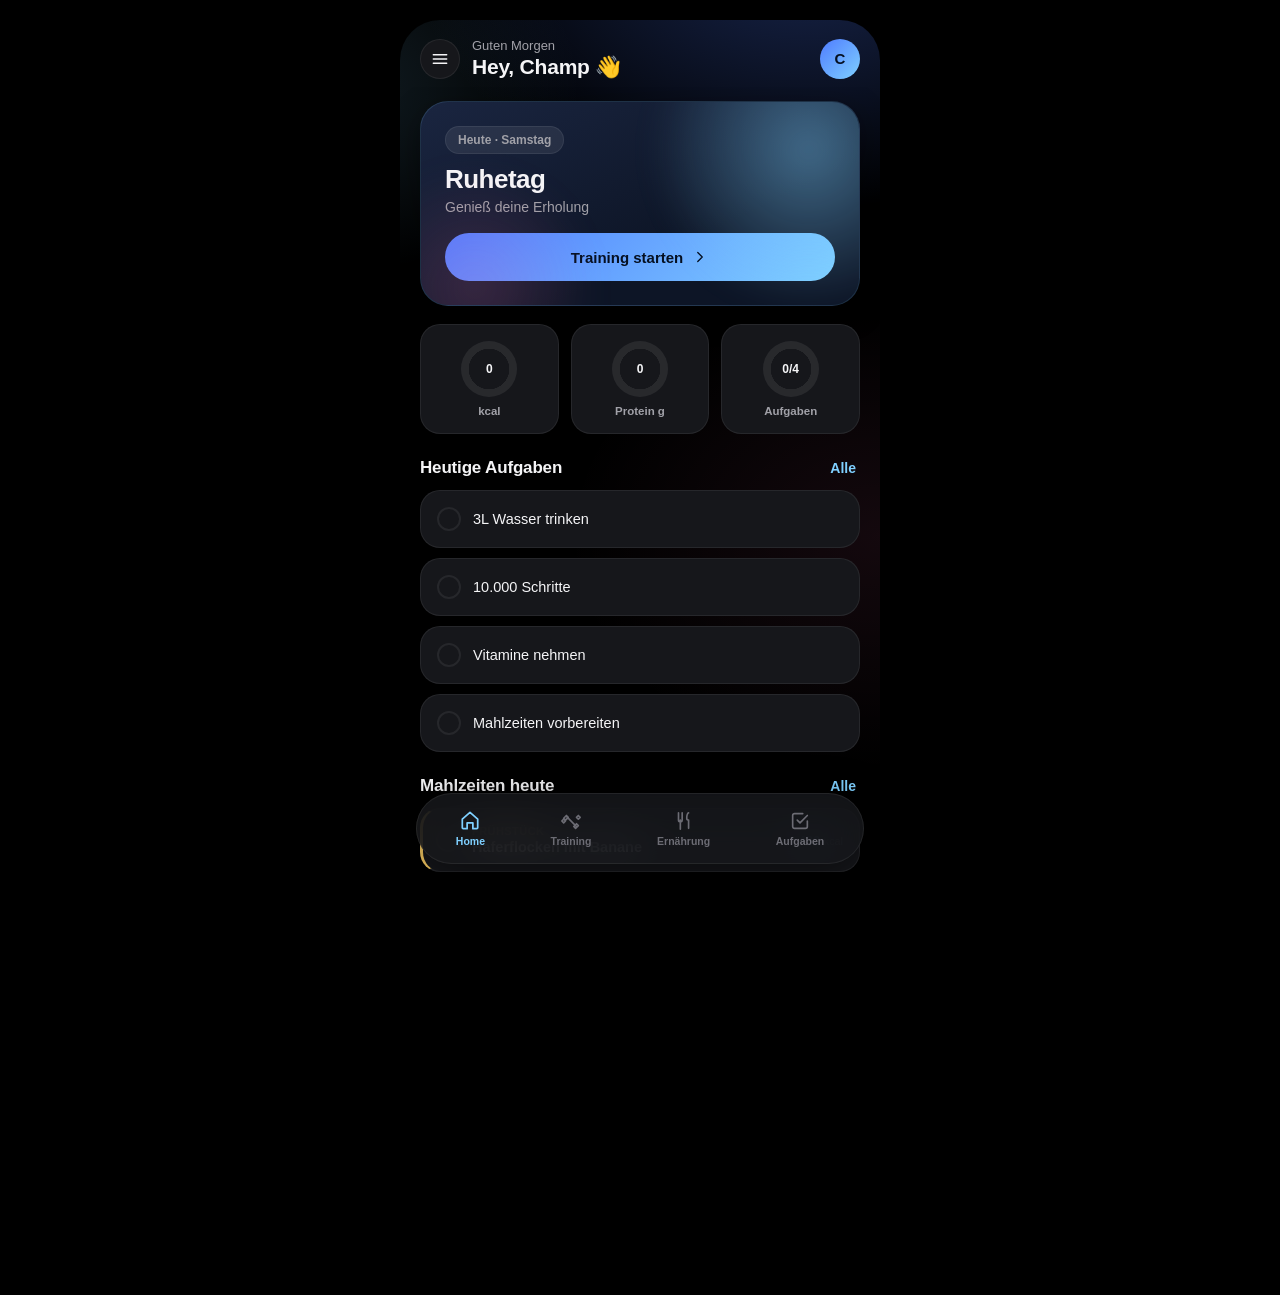
<file: index.html>
<!DOCTYPE html>
<html lang="de">
<head>
<meta charset="UTF-8">
<meta name="viewport" content="width=device-width, initial-scale=1, viewport-fit=cover, maximum-scale=1">
<meta name="theme-color" content="#000000">
<title>Pulse — Gym &amp; Ernährung</title>
<link rel="stylesheet" href="css/styles.css">
</head>
<body>

<div class="app" id="app">

  <!-- ===== HOME ===== -->
  <section class="view" id="view-home" data-view="home">
    <header class="topbar">
      <button class="icon-pill" id="menuBtn" aria-label="Menü">
        <svg viewBox="0 0 24 24"><path d="M4 7h16M4 12h16M4 17h16"/></svg>
      </button>
      <div class="greeting">
        <span class="greeting-sub" id="greetingTime">Guten Morgen</span>
        <h1 id="greetingName">Hey, Champ 👋</h1>
      </div>
      <button class="avatar" id="avatarBtn" aria-label="Profil">P</button>
    </header>

    <div class="scroll-area">
      <div class="hero-card fade-in" id="heroWorkoutCard">
        <div class="hero-glow"></div>
        <div class="hero-glow-2"></div>
        <div class="hero-top">
          <span class="chip chip-ghost" id="heroDayLabel">Heute · Montag</span>
        </div>
        <h2 id="heroWorkoutTitle">Push Day</h2>
        <p id="heroWorkoutSub">5 Übungen · ca. 45 Min</p>
        <button class="btn btn-primary" id="startWorkoutBtn">
          <span>Training starten</span>
          <svg viewBox="0 0 24 24"><path d="M9 6l6 6-6 6"/></svg>
        </button>
      </div>

      <div class="stat-row fade-in delay-1">
        <div class="stat-card">
          <div class="ring" id="ringCalories" style="--p:0"><span id="statCaloriesVal">0</span></div>
          <span class="stat-label">kcal</span>
        </div>
        <div class="stat-card">
          <div class="ring ring-pink" id="ringProtein" style="--p:0"><span id="statProteinVal">0</span></div>
          <span class="stat-label">Protein g</span>
        </div>
        <div class="stat-card">
          <div class="ring ring-green" id="ringTasks" style="--p:0"><span id="statTasksVal">0/0</span></div>
          <span class="stat-label">Aufgaben</span>
        </div>
      </div>

      <div class="section-header fade-in delay-2">
        <h3>Heutige Aufgaben</h3>
        <button class="link-btn" data-nav="tasks">Alle</button>
      </div>
      <div class="card-list" id="homeTasksList"></div>

      <div class="section-header fade-in delay-2">
        <h3>Mahlzeiten heute</h3>
        <button class="link-btn" data-nav="meals">Alle</button>
      </div>
      <div class="card-list" id="homeMealsList"></div>

      <div class="spacer-bottom"></div>
    </div>
  </section>

  <!-- ===== TRAINING ===== -->
  <section class="view hidden" id="view-training" data-view="training">
    <header class="topbar">
      <h1 class="view-title">Training</h1>
      <button class="icon-pill" id="addExerciseBtn" aria-label="Übung hinzufügen">
        <svg viewBox="0 0 24 24"><path d="M12 5v14M5 12h14"/></svg>
      </button>
    </header>

    <div class="day-scroller" id="daySelector"></div>

    <div class="scroll-area">
      <div class="card-list" id="exerciseList"></div>
      <div class="spacer-bottom"></div>
    </div>
  </section>

  <!-- ===== ERNÄHRUNG ===== -->
  <section class="view hidden" id="view-meals" data-view="meals">
    <header class="topbar">
      <h1 class="view-title">Ernährung</h1>
      <button class="icon-pill" id="openCalcBtn" aria-label="Rezept-Rechner">
        <svg viewBox="0 0 24 24"><path d="M7 3h10v4H7zM6 9h12v12H6z"/><path d="M9 13h.01M12 13h.01M15 13h.01M9 17h.01M12 17h.01M15 17h.01"/></svg>
      </button>
    </header>

    <div class="scroll-area">
      <div class="macro-summary fade-in" id="macroSummary"></div>

      <div class="section-header fade-in delay-1">
        <h3>Mahlzeitenplan</h3>
      </div>
      <div class="card-list" id="mealPlanList"></div>

      <div class="section-header fade-in delay-2">
        <h3>Eigene Rezepte</h3>
        <button class="link-btn" id="newRecipeBtn">+ Neu</button>
      </div>
      <div class="card-list" id="recipeList"></div>

      <div class="spacer-bottom"></div>
    </div>
  </section>

  <!-- ===== AUFGABEN ===== -->
  <section class="view hidden" id="view-tasks" data-view="tasks">
    <header class="topbar">
      <h1 class="view-title">Aufgaben</h1>
    </header>

    <div class="scroll-area">
      <div class="add-task-row fade-in">
        <input type="text" id="newTaskInput" placeholder="Neue Aufgabe hinzufügen…" maxlength="80">
        <button class="icon-pill icon-pill-accent" id="addTaskBtn" aria-label="Hinzufügen">
          <svg viewBox="0 0 24 24"><path d="M12 5v14M5 12h14"/></svg>
        </button>
      </div>
      <div class="card-list" id="tasksList"></div>
      <div class="spacer-bottom"></div>
    </div>
  </section>

  <!-- ===== BOTTOM NAV ===== -->
  <nav class="tabbar" id="tabbar">
    <button class="tab active" data-nav="home">
      <svg viewBox="0 0 24 24"><path d="M4 11l8-7 8 7v9a1 1 0 0 1-1 1h-4v-6H9v6H5a1 1 0 0 1-1-1z"/></svg>
      <span>Home</span>
    </button>
    <button class="tab" data-nav="training">
      <svg viewBox="0 0 24 24"><path d="M6.5 6.5l11 11M4 9l3-3 2 2-3 3zM15 18l3-3 2 2-3 3zM2 12l2-2 2 2-2 2zM18 8l2-2 2 2-2 2z"/></svg>
      <span>Training</span>
    </button>
    <button class="tab" data-nav="meals">
      <svg viewBox="0 0 24 24"><path d="M6 3v8a2 2 0 0 0 4 0V3M8 11v10M17 3c-2 1-2 5-2 6a2 2 0 0 0 2 2v9"/></svg>
      <span>Ernährung</span>
    </button>
    <button class="tab" data-nav="tasks">
      <svg viewBox="0 0 24 24"><path d="M9 11l3 3 8-8M20 12v6a2 2 0 0 1-2 2H6a2 2 0 0 1-2-2V6a2 2 0 0 1 2-2h9"/></svg>
      <span>Aufgaben</span>
    </button>
  </nav>
</div>

<!-- ===== SHEET: Log Exercise ===== -->
<div class="sheet-backdrop" id="logSheetBackdrop">
  <div class="sheet" id="logSheet">
    <div class="sheet-handle"></div>
    <h3 id="logSheetTitle">Übung protokollieren</h3>
    <p class="sheet-sub" id="logSheetSub"></p>
    <div class="set-rows" id="setRows"></div>
    <button class="btn btn-ghost" id="addSetBtn">
      <svg viewBox="0 0 24 24"><path d="M12 5v14M5 12h14"/></svg>
      <span>Satz hinzufügen</span>
    </button>
    <button class="btn btn-primary" id="saveLogBtn">Speichern</button>
  </div>
</div>

<!-- ===== SHEET: Recipe Calculator ===== -->
<div class="sheet-backdrop" id="calcSheetBackdrop">
  <div class="sheet sheet-tall" id="calcSheet">
    <div class="sheet-handle"></div>
    <h3>Rezept-Rechner</h3>
    <p class="sheet-sub">Zutaten hinzufügen &amp; Nährwerte live berechnen</p>

    <div class="ingredient-picker">
      <select id="ingredientSelect"></select>
      <input type="number" id="ingredientGrams" placeholder="g" min="1" value="100">
      <button class="icon-pill icon-pill-accent" id="addIngredientBtn">
        <svg viewBox="0 0 24 24"><path d="M12 5v14M5 12h14"/></svg>
      </button>
    </div>

    <div class="ingredient-list" id="calcIngredientList"></div>

    <div class="macro-summary" id="calcMacroSummary"></div>

    <input type="text" id="recipeNameInput" placeholder="Name des Gerichts…" maxlength="40">
    <div class="meal-slot-picker" id="mealSlotPicker"></div>
    <button class="btn btn-primary" id="saveRecipeBtn">Als Rezept speichern</button>
  </div>
</div>

<div class="toast" id="toast"></div>

<script src="js/data.js"></script>
<script src="js/store.js"></script>
<script src="js/app.js"></script>
</body>
</html>
</file>
<file: css/styles.css>
/* ===== Design tokens ===== */
:root {
  --bg: #000000;
  --bg-elevated: #0d0d0f;
  --card: #16171b;
  --card-2: #1c1d22;
  --border: rgba(255, 255, 255, 0.07);
  --text: #f5f5f7;
  --text-dim: #a1a1a8;
  --text-faint: #6c6c74;

  --accent-1: #4f7cff;
  --accent-2: #7fd0ff;
  --accent-grad: linear-gradient(135deg, var(--accent-1), var(--accent-2));

  --pink: #ff6fb0;
  --green: #55d68a;
  --yellow: #ffd166;
  --orange: #ff9f5a;
  --violet: #9e7fff;
  --teal: #5ed6d1;

  --radius-lg: 28px;
  --radius-md: 20px;
  --radius-sm: 14px;
  --radius-pill: 999px;

  --shadow-card: 0 8px 30px rgba(0, 0, 0, 0.35);
  --ease: cubic-bezier(0.22, 1, 0.36, 1);
}

@supports (font: -apple-system-body) {
  :root { --font: -apple-system, "SF Pro Display", "SF Pro Text"; }
}

* { box-sizing: border-box; }

html, body {
  margin: 0;
  padding: 0;
  background: var(--bg);
  color: var(--text);
  font-family: var(--font, -apple-system), BlinkMacSystemFont, "Segoe UI", Roboto, Helvetica, Arial, sans-serif;
  -webkit-font-smoothing: antialiased;
  height: 100%;
  overscroll-behavior-y: none;
  font-variant-numeric: tabular-nums;
}

button, input, select {
  font-family: inherit;
  color: inherit;
}

svg {
  width: 20px;
  height: 20px;
  fill: none;
  stroke: currentColor;
  stroke-width: 1.8;
  stroke-linecap: round;
  stroke-linejoin: round;
}

/* ===== App shell ===== */
.app {
  max-width: 480px;
  margin: 0 auto;
  height: 100dvh;
  position: relative;
  display: flex;
  flex-direction: column;
  background:
    radial-gradient(640px 420px at 85% -8%, rgba(79, 124, 255, 0.30), transparent 62%),
    radial-gradient(420px 320px at -15% 8%, rgba(127, 208, 255, 0.14), transparent 60%),
    radial-gradient(480px 360px at 100% 60%, rgba(255, 111, 176, 0.08), transparent 65%),
    var(--bg);
  overflow: hidden;
}

.view {
  flex: 1;
  display: flex;
  flex-direction: column;
  min-height: 0;
  animation: viewIn 0.35s var(--ease);
}
.view.hidden { display: none; }

@keyframes viewIn {
  from { opacity: 0; transform: translateY(8px); }
  to { opacity: 1; transform: translateY(0); }
}

.scroll-area {
  flex: 1;
  overflow-y: auto;
  padding: 4px 20px 0;
  -webkit-overflow-scrolling: touch;
}
.scroll-area::-webkit-scrollbar { display: none; }

.spacer-bottom { height: 110px; }

/* ===== Topbar ===== */
.topbar {
  display: flex;
  align-items: center;
  justify-content: space-between;
  padding: 18px 20px 8px;
  gap: 12px;
}

.view-title {
  font-size: 28px;
  font-weight: 700;
  letter-spacing: -0.02em;
  margin: 6px 0 0;
}

.greeting { flex: 1; }
.greeting-sub {
  display: block;
  font-size: 13px;
  color: var(--text-dim);
  margin-bottom: 2px;
}
.greeting h1 {
  font-size: 21px;
  font-weight: 700;
  margin: 0;
  letter-spacing: -0.01em;
}

.icon-pill {
  width: 40px;
  height: 40px;
  border-radius: var(--radius-pill);
  background: var(--card);
  border: 1px solid var(--border);
  display: flex;
  align-items: center;
  justify-content: center;
  cursor: pointer;
  transition: transform 0.15s var(--ease), background 0.15s;
}
.icon-pill:active { transform: scale(0.9); }
.icon-pill-accent { background: var(--accent-grad); border: none; color: #051022; }

.avatar {
  width: 40px;
  height: 40px;
  border-radius: 50%;
  background: var(--accent-grad);
  border: none;
  color: #051022;
  font-weight: 700;
  font-size: 15px;
  display: flex;
  align-items: center;
  justify-content: center;
  cursor: pointer;
  transition: transform 0.15s var(--ease);
}
.avatar:active { transform: scale(0.92); }

/* ===== Fade-in stagger ===== */
.fade-in {
  animation: fadeUp 0.5s var(--ease) both;
}
.delay-1 { animation-delay: 0.06s; }
.delay-2 { animation-delay: 0.12s; }
@keyframes fadeUp {
  from { opacity: 0; transform: translateY(14px); }
  to { opacity: 1; transform: translateY(0); }
}

/* ===== Hero card ===== */
.hero-card {
  position: relative;
  border-radius: var(--radius-lg);
  padding: 24px;
  margin: 10px 0 18px;
  background: linear-gradient(155deg, #1a2540, #0d1526 65%);
  border: 1px solid rgba(127, 208, 255, 0.15);
  overflow: hidden;
  box-shadow: var(--shadow-card);
}
.hero-glow {
  position: absolute;
  inset: -55% -25% auto auto;
  width: 320px;
  height: 320px;
  background: radial-gradient(circle, rgba(127, 208, 255, 0.45), transparent 70%);
  filter: blur(14px);
  pointer-events: none;
}
.hero-glow-2 {
  position: absolute;
  inset: auto auto -50% -15%;
  width: 240px;
  height: 240px;
  background: radial-gradient(circle, rgba(255, 111, 176, 0.18), transparent 72%);
  filter: blur(16px);
  pointer-events: none;
}
.hero-top { margin-bottom: 10px; }
.hero-card h2 {
  font-size: 26px;
  font-weight: 800;
  margin: 0 0 4px;
  letter-spacing: -0.02em;
}
.hero-card p {
  margin: 0 0 18px;
  color: var(--text-dim);
  font-size: 14px;
}

.chip {
  display: inline-flex;
  align-items: center;
  padding: 6px 12px;
  border-radius: var(--radius-pill);
  font-size: 12px;
  font-weight: 600;
}
.chip-ghost {
  background: rgba(255, 255, 255, 0.08);
  color: var(--text-dim);
  border: 1px solid var(--border);
}
.chip-tag {
  background: rgba(79, 124, 255, 0.16);
  color: #9db8ff;
  margin-bottom: 8px;
}

/* ===== Icon chips (colored square icon tiles) ===== */
.icon-chip {
  width: 42px;
  height: 42px;
  border-radius: 14px;
  display: flex;
  align-items: center;
  justify-content: center;
  flex-shrink: 0;
}
.icon-chip svg { width: 19px; height: 19px; }

.icon-chip-blue   { background: rgba(79, 124, 255, 0.16); color: #8fb0ff; }
.icon-chip-pink   { background: rgba(255, 111, 176, 0.16); color: #ff9fce; }
.icon-chip-green  { background: rgba(85, 214, 138, 0.16); color: #8ef0b5; }
.icon-chip-yellow { background: rgba(255, 209, 102, 0.16); color: #ffe08a; }
.icon-chip-violet { background: rgba(158, 127, 255, 0.16); color: #c3b0ff; }
.icon-chip-orange { background: rgba(255, 159, 90, 0.16); color: #ffbf8a; }
.icon-chip-teal   { background: rgba(94, 214, 209, 0.16); color: #a7f3ef; }
.icon-chip-gray   { background: rgba(255, 255, 255, 0.08); color: var(--text-dim); }

.category-label {
  display: block;
  font-size: 11px;
  font-weight: 700;
  text-transform: uppercase;
  letter-spacing: 0.04em;
  margin-bottom: 3px;
}
.category-blue   { color: #8fb0ff; }
.category-pink   { color: #ff9fce; }
.category-green  { color: #8ef0b5; }
.category-yellow { color: #ffe08a; }
.category-violet { color: #c3b0ff; }
.category-orange { color: #ffbf8a; }
.category-teal   { color: #a7f3ef; }
.category-gray   { color: var(--text-dim); }

/* ===== Buttons ===== */
.btn {
  display: inline-flex;
  align-items: center;
  justify-content: center;
  gap: 8px;
  border: none;
  border-radius: var(--radius-pill);
  padding: 15px 20px;
  font-size: 15px;
  font-weight: 700;
  cursor: pointer;
  width: 100%;
  transition: transform 0.15s var(--ease), opacity 0.15s;
}
.btn:active { transform: scale(0.97); }
.btn svg { width: 18px; height: 18px; }

.btn-primary {
  background: var(--accent-grad);
  color: #051022;
}
.btn-ghost {
  background: var(--card);
  color: var(--text);
  border: 1px solid var(--border);
  margin-bottom: 10px;
}
.btn-mini {
  width: auto;
  padding: 10px 16px;
  font-size: 13px;
  background: var(--accent-grad);
  color: #051022;
}

.link-btn {
  background: none;
  border: none;
  color: var(--accent-2);
  font-size: 14px;
  font-weight: 600;
  cursor: pointer;
  padding: 4px;
}

/* ===== Stat row / rings ===== */
.stat-row {
  display: grid;
  grid-template-columns: repeat(3, 1fr);
  gap: 12px;
  margin-bottom: 22px;
}
.stat-card {
  background: var(--card);
  border: 1px solid var(--border);
  border-radius: var(--radius-md);
  padding: 16px 8px;
  display: flex;
  flex-direction: column;
  align-items: center;
  gap: 8px;
}
.stat-label {
  font-size: 11.5px;
  color: var(--text-dim);
  font-weight: 600;
}

.ring {
  --p: 0;
  width: 56px;
  height: 56px;
  border-radius: 50%;
  display: flex;
  align-items: center;
  justify-content: center;
  font-size: 12px;
  font-weight: 700;
  background:
    radial-gradient(closest-side, var(--card) 72%, transparent 73% 100%),
    conic-gradient(var(--accent-1) calc(var(--p) * 360deg), rgba(255, 255, 255, 0.08) 0);
  transition: background 0.6s var(--ease);
}
.ring-pink { background: radial-gradient(closest-side, var(--card) 72%, transparent 73% 100%), conic-gradient(var(--pink) calc(var(--p) * 360deg), rgba(255, 255, 255, 0.08) 0); }
.ring-green { background: radial-gradient(closest-side, var(--card) 72%, transparent 73% 100%), conic-gradient(var(--green) calc(var(--p) * 360deg), rgba(255, 255, 255, 0.08) 0); }

/* ===== Section headers ===== */
.section-header {
  display: flex;
  align-items: center;
  justify-content: space-between;
  margin: 6px 0 10px;
}
.section-header h3 {
  font-size: 17px;
  font-weight: 700;
  margin: 0;
  letter-spacing: -0.01em;
}

/* ===== Card list / row cards ===== */
.card-list {
  display: flex;
  flex-direction: column;
  gap: 10px;
  margin-bottom: 22px;
}

.card {
  background: var(--card);
  border: 1px solid var(--border);
  border-radius: var(--radius-md);
  padding: 16px;
}

.row-card {
  display: flex;
  align-items: center;
  gap: 12px;
  cursor: pointer;
  transition: background 0.2s, transform 0.15s var(--ease);
}
.row-card:active { transform: scale(0.98); }
.row-card.is-checked { background: var(--card-2); }
.row-text { flex: 1; font-size: 14.5px; font-weight: 500; }
.row-card.is-checked .row-text { color: var(--text-dim); text-decoration: line-through; text-decoration-color: var(--text-faint); }

.checkbox {
  width: 24px;
  height: 24px;
  border-radius: 50%;
  border: 2px solid var(--border);
  display: flex;
  align-items: center;
  justify-content: center;
  flex-shrink: 0;
  transition: all 0.2s var(--ease);
}
.checkbox svg { width: 13px; height: 13px; stroke-width: 3; opacity: 0; transform: scale(0.5); transition: all 0.2s var(--ease); color: #051022; }
.checkbox.checked {
  background: var(--accent-grad);
  border-color: transparent;
}
.checkbox.checked svg { opacity: 1; transform: scale(1); }

.meal-row { border-left: 3px solid transparent; padding-left: 13px; }
.meal-row .row-text { display: flex; flex-direction: column; gap: 2px; }
.meal-slot-label { font-size: 11px; color: var(--text-faint); font-weight: 700; text-transform: uppercase; letter-spacing: 0.04em; }
.meal-name { font-size: 14.5px; font-weight: 600; }
.meal-kcal { font-size: 13px; font-weight: 700; color: var(--accent-2); white-space: nowrap; }
.meal-kcal small { font-weight: 500; color: var(--text-faint); }

.meal-row-yellow { border-left-color: var(--yellow); }
.meal-row-yellow .meal-slot-label { color: #ffe08a; }
.meal-row-blue { border-left-color: var(--accent-2); }
.meal-row-blue .meal-slot-label { color: #8fb0ff; }
.meal-row-violet { border-left-color: var(--violet); }
.meal-row-violet .meal-slot-label { color: #c3b0ff; }
.meal-row-green { border-left-color: var(--green); }
.meal-row-green .meal-slot-label { color: #8ef0b5; }

.empty-state {
  color: var(--text-faint);
  font-size: 13.5px;
  text-align: center;
  padding: 24px 12px;
  line-height: 1.6;
}

/* ===== Day selector (training) ===== */
.day-scroller {
  display: flex;
  gap: 8px;
  padding: 4px 20px 16px;
  overflow-x: auto;
}
.day-scroller::-webkit-scrollbar { display: none; }

.day-pill {
  flex-shrink: 0;
  padding: 10px 16px;
  border-radius: var(--radius-pill);
  background: var(--card);
  border: 1px solid var(--border);
  color: var(--text-dim);
  font-size: 13.5px;
  font-weight: 600;
  cursor: pointer;
  position: relative;
  transition: all 0.2s var(--ease);
}
.day-pill.active {
  background: var(--accent-grad);
  color: #051022;
  border-color: transparent;
}
.day-pill.is-today:not(.active)::after {
  content: "";
  position: absolute;
  bottom: 6px;
  left: 50%;
  transform: translateX(-50%);
  width: 4px;
  height: 4px;
  border-radius: 50%;
  background: var(--accent-2);
}

/* ===== Exercise cards ===== */
.exercise-card { cursor: pointer; transition: transform 0.15s var(--ease), background 0.2s; }
.exercise-card:active { transform: scale(0.98); }
.exercise-top { display: flex; justify-content: space-between; align-items: flex-start; gap: 10px; }
.exercise-info { flex: 1; min-width: 0; }
.exercise-card h4 { margin: 0 0 4px; font-size: 16.5px; font-weight: 700; letter-spacing: -0.01em; }
.muted { color: var(--text-dim); font-size: 13px; margin: 0; }
.muted.small { font-size: 12px; }

.icon-btn-ghost {
  width: 30px;
  height: 30px;
  border-radius: 50%;
  background: rgba(255, 255, 255, 0.05);
  border: none;
  display: flex;
  align-items: center;
  justify-content: center;
  color: var(--text-faint);
  cursor: pointer;
  flex-shrink: 0;
}
.icon-btn-ghost svg { width: 14px; height: 14px; }
.icon-btn-ghost:active { transform: scale(0.88); }

.exercise-bottom {
  display: flex;
  align-items: center;
  justify-content: space-between;
  margin-top: 12px;
  padding-top: 12px;
  border-top: 1px solid var(--border);
}
.history-chips { display: flex; gap: 6px; }
.weight-chip {
  background: rgba(255, 255, 255, 0.06);
  border-radius: var(--radius-pill);
  padding: 4px 10px;
  font-size: 12px;
  font-weight: 600;
  color: var(--text-dim);
}
.last-weight {
  font-size: 20px;
  font-weight: 800;
  color: var(--accent-2);
}
.last-weight small { font-size: 12px; font-weight: 600; color: var(--text-faint); margin-left: 1px; }

/* ===== Macro summary / bars ===== */
.macro-summary {
  background: var(--card);
  border: 1px solid var(--border);
  border-radius: var(--radius-lg);
  padding: 20px;
  margin: 10px 0 22px;
}
.macro-summary-title { margin: 0 0 14px; font-size: 15px; font-weight: 700; }
.macro-row { margin-bottom: 14px; }
.macro-row:last-child { margin-bottom: 0; }
.macro-row-top {
  display: flex;
  justify-content: space-between;
  font-size: 13px;
  font-weight: 600;
  margin-bottom: 6px;
}
.bar-track {
  height: 8px;
  border-radius: var(--radius-pill);
  background: rgba(255, 255, 255, 0.07);
  overflow: hidden;
}
.bar-fill {
  height: 100%;
  border-radius: var(--radius-pill);
  transition: width 0.6s var(--ease);
}
.bar-kcal { background: linear-gradient(90deg, var(--accent-1), var(--accent-2)); }
.bar-protein { background: linear-gradient(90deg, #ff6fb0, #ff9fce); }
.bar-carbs { background: linear-gradient(90deg, #ffd166, #ffe29e); }
.bar-fat { background: linear-gradient(90deg, #55d68a, #9bf0bd); }

.recipe-card {
  display: flex;
  align-items: center;
  justify-content: space-between;
  gap: 12px;
}
.recipe-card h4 { margin: 0 0 3px; font-size: 15px; font-weight: 700; }

/* ===== Tasks add row ===== */
.add-task-row {
  display: flex;
  gap: 10px;
  margin: 10px 0 18px;
}
.add-task-row input {
  flex: 1;
  background: var(--card);
  border: 1px solid var(--border);
  border-radius: var(--radius-pill);
  padding: 13px 18px;
  font-size: 14.5px;
  outline: none;
}
.add-task-row input:focus { border-color: rgba(127, 208, 255, 0.4); }

/* ===== Tab bar ===== */
.tabbar {
  position: absolute;
  left: 50%;
  bottom: 16px;
  transform: translateX(-50%);
  width: calc(100% - 32px);
  max-width: 448px;
  display: flex;
  justify-content: space-around;
  background: rgba(22, 23, 27, 0.85);
  backdrop-filter: blur(20px) saturate(1.6);
  -webkit-backdrop-filter: blur(20px) saturate(1.6);
  border: 1px solid var(--border);
  border-radius: var(--radius-pill);
  padding: 10px 6px;
  box-shadow: 0 10px 40px rgba(0, 0, 0, 0.5);
  z-index: 20;
}

.tab {
  display: flex;
  flex-direction: column;
  align-items: center;
  gap: 3px;
  background: none;
  border: none;
  color: var(--text-faint);
  font-size: 10.5px;
  font-weight: 600;
  padding: 6px 10px;
  border-radius: var(--radius-pill);
  cursor: pointer;
  transition: all 0.25s var(--ease);
}
.tab svg { width: 22px; height: 22px; transition: transform 0.25s var(--ease); }
.tab.active { color: var(--accent-2); }
.tab.active svg { transform: translateY(-1px) scale(1.05); }

/* ===== Sheets (modal) ===== */
.sheet-backdrop {
  position: absolute;
  inset: 0;
  background: rgba(0, 0, 0, 0.55);
  display: flex;
  align-items: flex-end;
  justify-content: center;
  opacity: 0;
  pointer-events: none;
  transition: opacity 0.25s var(--ease);
  z-index: 30;
}
.sheet-backdrop.open {
  opacity: 1;
  pointer-events: auto;
}
.sheet {
  width: 100%;
  max-width: 480px;
  background: var(--bg-elevated);
  border: 1px solid var(--border);
  border-radius: 28px 28px 0 0;
  padding: 12px 20px 26px;
  max-height: 82vh;
  overflow-y: auto;
  transform: translateY(100%);
  transition: transform 0.35s var(--ease);
}
.sheet-tall { max-height: 88vh; }
.sheet-backdrop.open .sheet { transform: translateY(0); }

.sheet-handle {
  width: 40px;
  height: 4px;
  border-radius: var(--radius-pill);
  background: var(--border);
  margin: 6px auto 16px;
}
.sheet h3 { margin: 0 0 4px; font-size: 19px; font-weight: 800; }
.sheet-sub { margin: 0 0 18px; color: var(--text-dim); font-size: 13.5px; }

/* set rows */
.set-rows { display: flex; flex-direction: column; gap: 8px; margin-bottom: 14px; }
.set-row {
  display: grid;
  grid-template-columns: 24px 1fr 1fr 30px;
  align-items: center;
  gap: 8px;
}
.set-index {
  width: 24px;
  height: 24px;
  border-radius: 50%;
  background: var(--card);
  display: flex;
  align-items: center;
  justify-content: center;
  font-size: 11px;
  font-weight: 700;
  color: var(--text-dim);
}
.set-input {
  background: var(--card);
  border: 1px solid var(--border);
  border-radius: var(--radius-sm);
  padding: 11px 12px;
  font-size: 14px;
  outline: none;
  width: 100%;
}
.set-input:focus { border-color: rgba(127, 208, 255, 0.4); }

/* ingredient picker */
.ingredient-picker {
  display: grid;
  grid-template-columns: 1fr 70px 44px;
  gap: 8px;
  margin-bottom: 14px;
}
.ingredient-picker select,
.ingredient-picker input {
  background: var(--card);
  border: 1px solid var(--border);
  border-radius: var(--radius-sm);
  padding: 11px 10px;
  font-size: 13.5px;
  outline: none;
}
.ingredient-list { display: flex; flex-direction: column; gap: 6px; margin-bottom: 16px; }
.ingredient-row {
  display: flex;
  align-items: center;
  gap: 10px;
  background: var(--card);
  border-radius: var(--radius-sm);
  padding: 10px 12px;
  font-size: 13.5px;
}
.ingredient-row span:first-child { flex: 1; font-weight: 600; }

#recipeNameInput {
  width: 100%;
  background: var(--card);
  border: 1px solid var(--border);
  border-radius: var(--radius-pill);
  padding: 13px 18px;
  font-size: 14.5px;
  outline: none;
  margin: 16px 0 12px;
}

.meal-slot-picker { display: flex; gap: 8px; flex-wrap: wrap; margin-bottom: 16px; }

/* ===== Toast ===== */
.toast {
  position: fixed;
  left: 50%;
  bottom: 100px;
  transform: translate(-50%, 12px);
  background: rgba(28, 29, 34, 0.95);
  backdrop-filter: blur(12px);
  border: 1px solid var(--border);
  color: var(--text);
  padding: 12px 20px;
  border-radius: var(--radius-pill);
  font-size: 13.5px;
  font-weight: 600;
  opacity: 0;
  pointer-events: none;
  transition: all 0.3s var(--ease);
  z-index: 50;
  white-space: nowrap;
}
.toast.show {
  opacity: 1;
  transform: translate(-50%, 0);
}

/* ===== Responsive ===== */
@media (min-width: 481px) {
  .app { border-radius: 40px; margin-top: 20px; height: calc(100dvh - 40px); box-shadow: 0 30px 80px rgba(0,0,0,0.6); }
}
</file>
